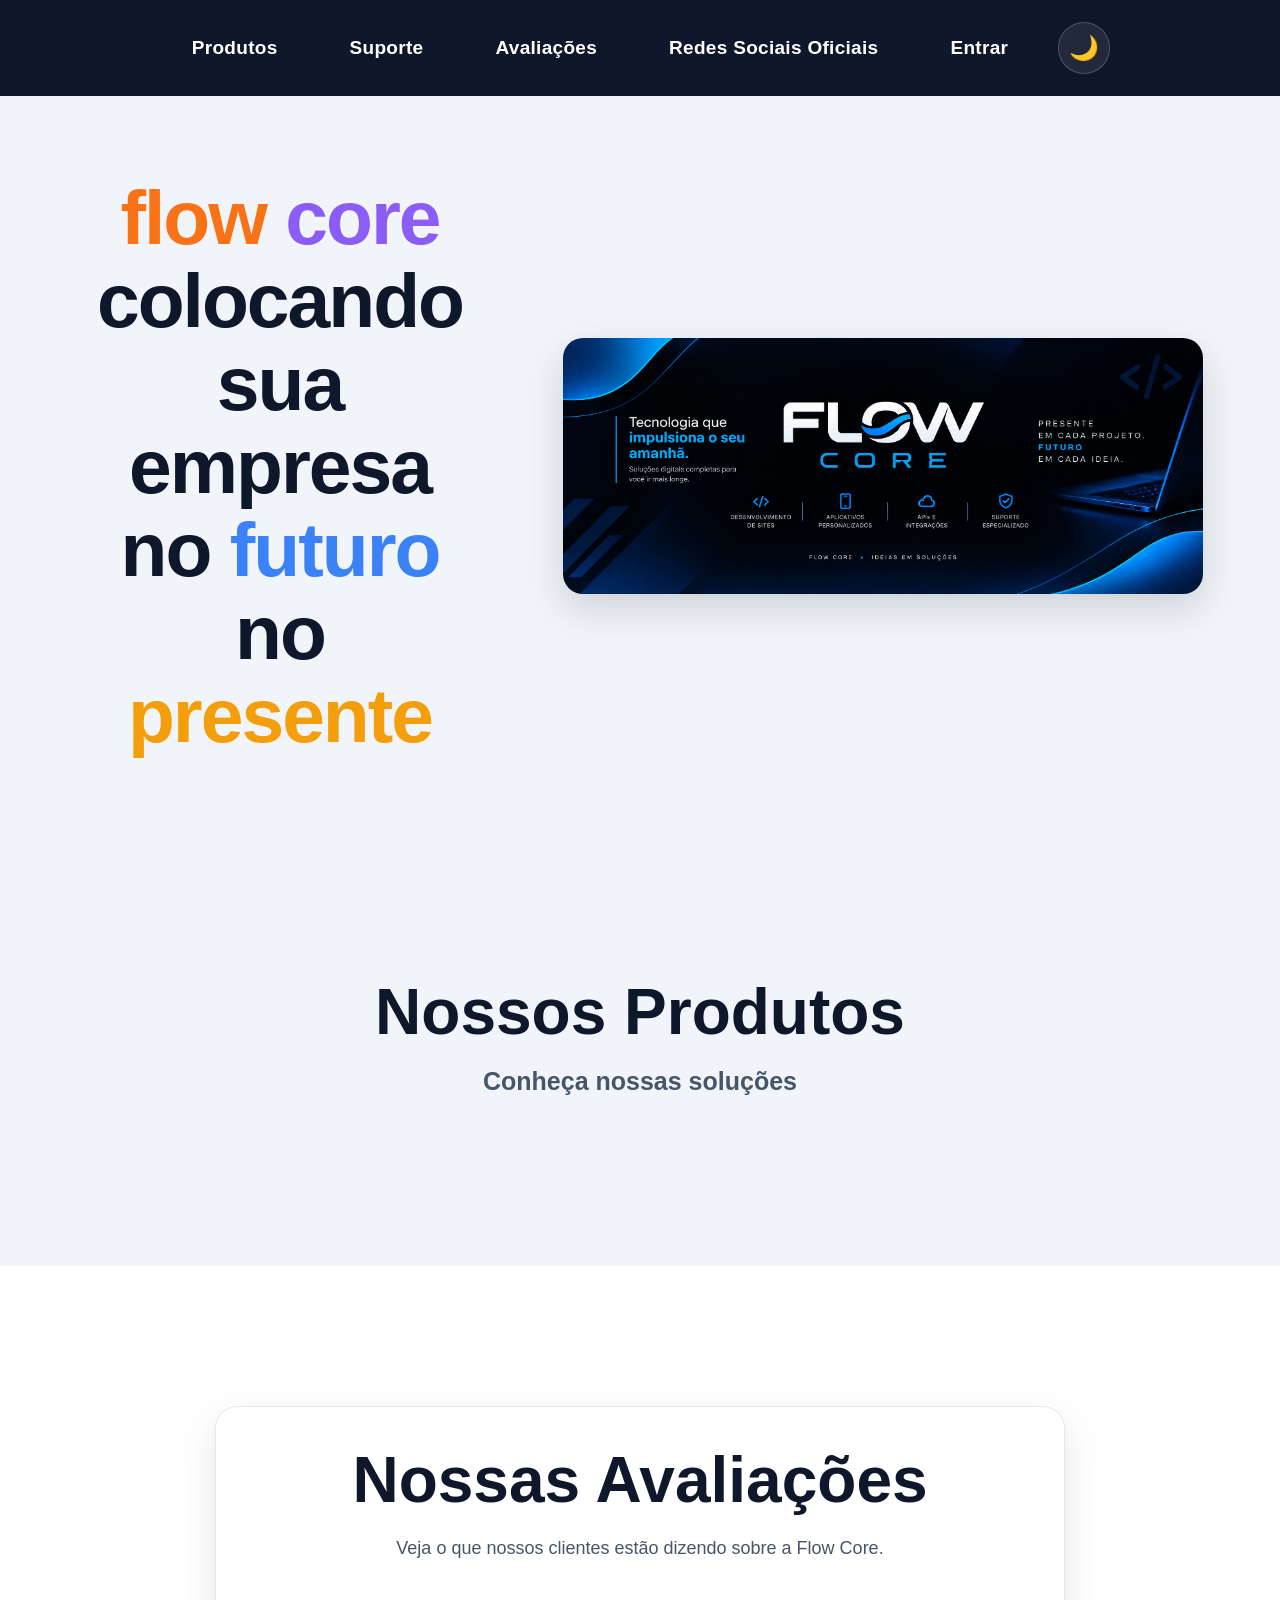
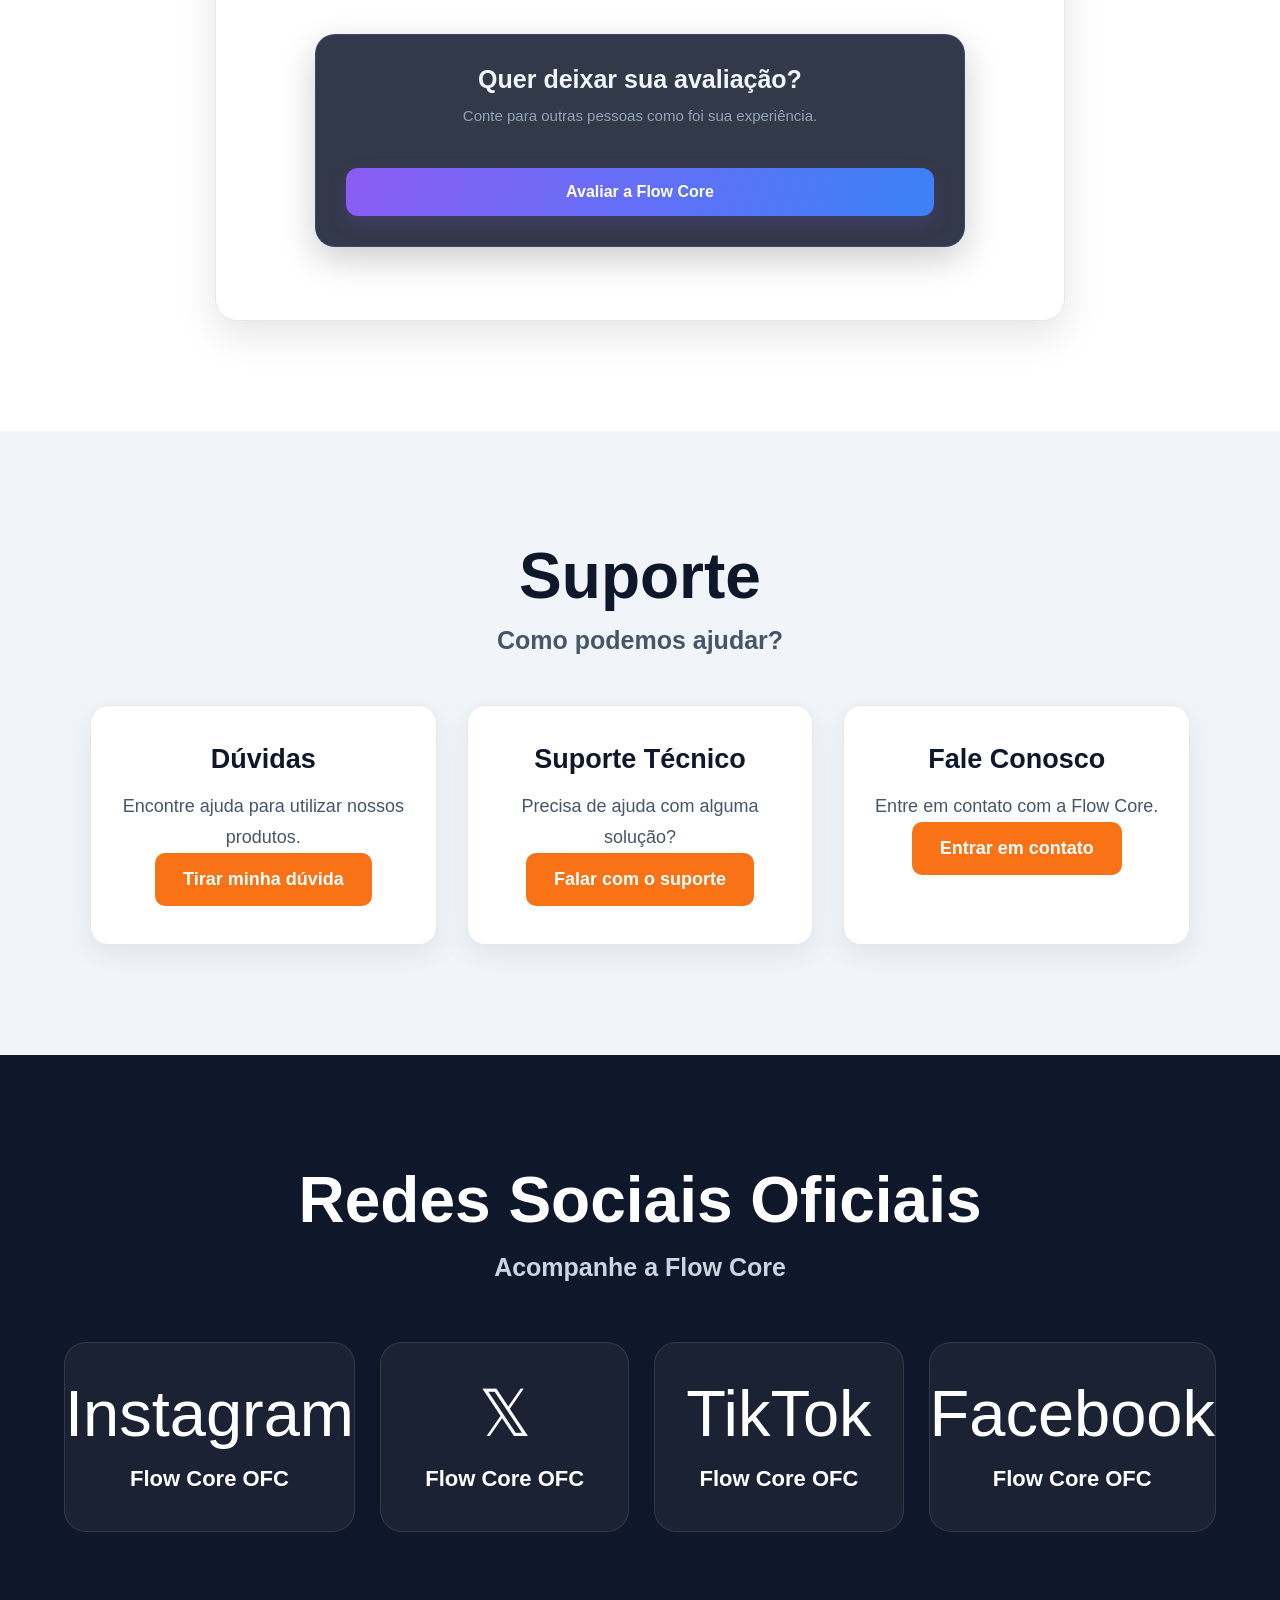
<file: index.html>
<!DOCTYPE html>
<html lang="pt-br">

<head>
    <meta charset="UTF-8">
    <meta name="viewport" content="width=device-width, initial-scale=1.0">

    <title>Flow Core web site</title>

    <link rel="stylesheet" href="front-endcss.css">

    <link rel="icon" type="image/svg+xml" href="/favicon.svg?v=2">
</head>

<body>

<header>

    <audio autoplay>
        <source src="mixkit-new-bass-01-720.mp3" type="audio/mpeg">
    </audio>

    <div class="informacao">

        <a href="#produtos">
            <h4>Produtos</h4>
        </a>

        <a href="#suporte">
            <h4>Suporte</h4>
        </a>

        <a href="#avaliacoes">
            <h4>Avaliações</h4>
        </a>

        <a href="#redes">
            <h4>Redes Sociais Oficiais</h4>
        </a>

        <a href="./front-end-login.html">
            <h4>Entrar</h4>
        </a>

        <button id="modoDark">🌙</button>

    </div>

</header>


<div class="comeco">

    <h1>
        <span class="flow">flow</span>
        <span class="core">core</span>
        <br>

        colocando sua empresa no

        <span class="futuro">futuro</span>
        no

        <span class="presente">
            <br>presente
        </span>
    </h1>

    <img
        src="ChatGPT Image 18 de set. de 2026, 18_27_16.png"
        alt="Banner flow core"
        class="foto"
    >

</div>


<!-- PRODUTOS + VÍDEO -->

<div class="produtos-area" id="produtos">

    <div class="produtos-conteudo">

        <div class="cards" id="colocar">

            <h1>Nossos Produtos</h1>

            <h2>
                Conheça nossas soluções
            </h2>

        </div>

    </div>

</div>


<!-- AVALIAÇÕES -->

<div class="avaliacao" id="avaliacoes">

    <div class="card">

        <h1>Nossas Avaliações</h1>

        <p class="subtitulo-avaliacao">
            Veja o que nossos clientes estão dizendo sobre a Flow Core.
        </p>

        <div id="listaAvaliacoes"></div>

        <div class="nova-avaliacao">

            <h2>
                Quer deixar sua avaliação?
            </h2>

            <p>
                Conte para outras pessoas como foi sua experiência.
            </p>

            <button onclick="irParaAvaliacao()">
                Avaliar a Flow Core
            </button>

        </div>

    </div>

</div>


<!-- SUPORTE -->

<div class="suporte" id="suporte">

    <h1>Suporte</h1>

    <h2>
        Como podemos ajudar?
    </h2>

    <div class="suporte-conteudo">

        <div class="suporte-card">

            <h2>Dúvidas</h2>

            <p>
                Encontre ajuda para utilizar nossos produtos.
            </p>

            <a href="https://www.instagram.com/flow.coreofc/" target="_blank">
                <button>
                    Tirar minha dúvida
                </button>
            </a>

        </div>


        <div class="suporte-card">

            <h2>Suporte Técnico</h2>

            <p>
                Precisa de ajuda com alguma solução?
            </p>

            <a href="https://www.instagram.com/flow.coreofc/" target="_blank">
                <button>
                    Falar com o suporte
                </button>
            </a>

        </div>


        <div class="suporte-card">

            <h2>Fale Conosco</h2>

            <p>
                Entre em contato com a Flow Core.
            </p>

            <a href="https://www.instagram.com/flow.coreofc/" target="_blank">
                <button>
                    Entrar em contato
                </button>
            </a>

        </div>

    </div>

</div>




<!-- REDES SOCIAIS -->

<footer class="rodape" id="redes">

    <h1>Redes Sociais Oficiais</h1>

    <h2>
        Acompanhe a Flow Core
    </h2>

    <div class="redes-sociais">

        <a href="https://www.instagram.com/flow.coreofc/" target="_blank">

            <span class="rede-icone">
                Instagram
            </span>

            <span>
                Flow Core OFC
            </span>

        </a>


        <a href="https://x.com/FlowCoreOFC/" target="_blank">

            <span class="rede-icone">
                𝕏
            </span>

            <span>
                Flow Core OFC
            </span>

        </a>


        <a href="https://www.tiktok.com/@flow.core.ofc/" target="_blank">

            <span class="rede-icone">
                TikTok
            </span>

            <span>
                Flow Core OFC
            </span>

        </a>


        <a href="https://www.facebook.com/Flow Core OFC/" target="_blank">

            <span class="rede-icone">
                Facebook
            </span>

            <span>
                Flow Core OFC
            </span>

        </a>

    </div>

</footer>


<script src="front-end.js"></script>

</body>

</html>
</file>
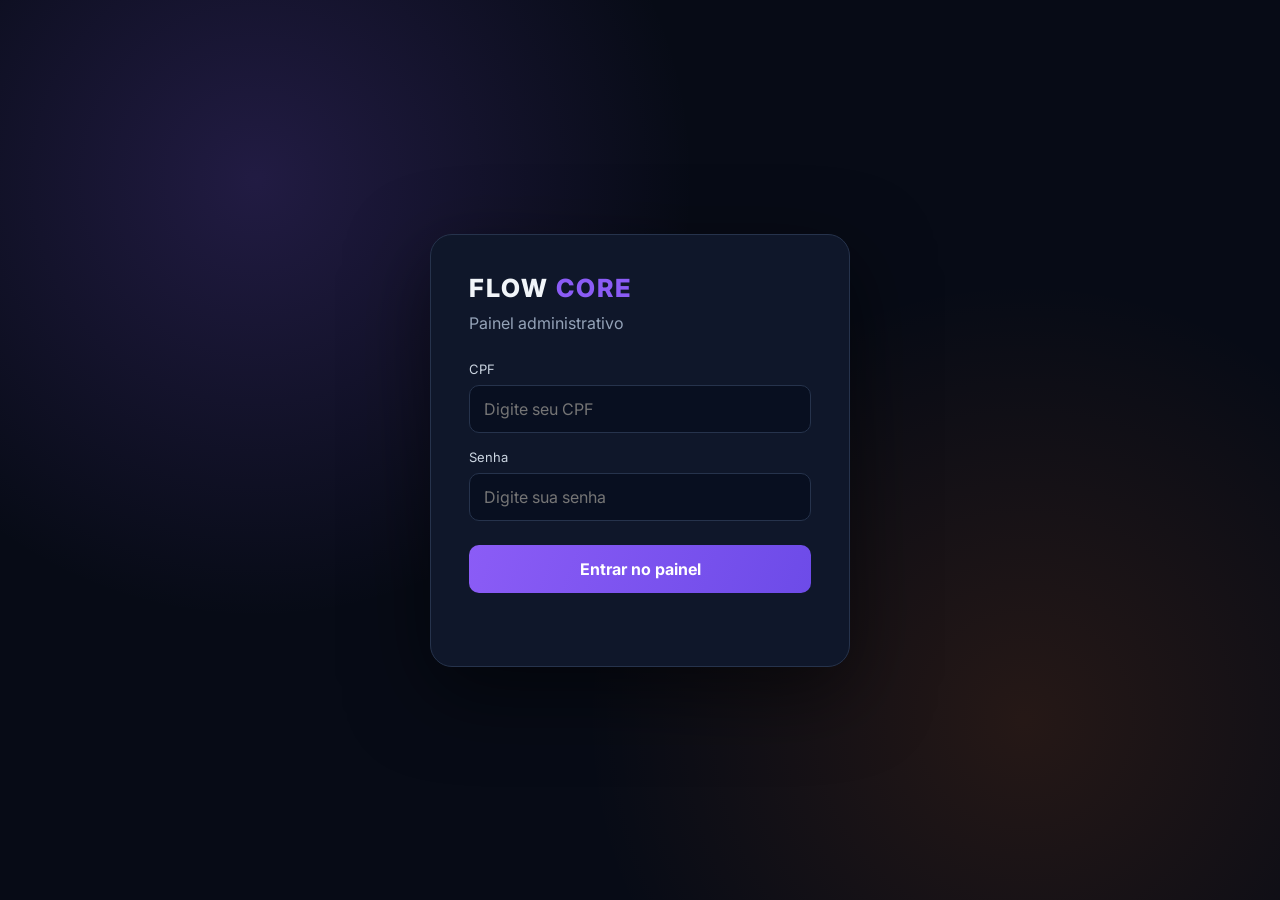
<file: AdminFlow.html>
<!DOCTYPE html>
<html lang="pt-BR">
<head>
    <meta charset="UTF-8">
    <meta name="viewport" content="width=device-width, initial-scale=1.0">
    <title>Flow Core | Administração</title>
    <link rel="icon" type="image/svg+xml" href="/favicon.svg">
    <link rel="stylesheet" href="AdminFlow.css">
</head>
<body>

    <div id="loginAdmin" class="login-overlay">
        <form id="formLoginAdmin" class="login-card">
            <div class="logo">FLOW <span>CORE</span></div>
            <p>Painel administrativo</p>

            <label for="cpfAdmin">CPF</label>
            <input id="cpfAdmin" type="text" placeholder="Digite seu CPF" required>

            <label for="senhaAdmin">Senha</label>
            <input id="senhaAdmin" type="password" placeholder="Digite sua senha" required>

            <button type="submit">Entrar no painel</button>
            <small id="erroLogin"></small>
        </form>
    </div>

    <div id="painelAdmin" class="layout" hidden>

        <aside class="sidebar">
            <div class="logo">FLOW <span>CORE</span></div>
            <p class="sidebar-label">ADMINISTRAÇÃO</p>

            <nav>
                <button class="nav-item active" data-page="dashboard">⌂ Visão geral</button>
                <button class="nav-item" data-page="clientes">♙ Clientes</button>
                <button class="nav-item" data-page="produtos">▦ Produtos</button>
                <button class="nav-item" data-page="compras">↗ Compras</button>
                <button class="nav-item" data-page="assinaturas">◷ Assinaturas</button>
                <button class="nav-item" data-page="pagamentos">$ Pagamentos</button>
                <button class="nav-item" data-page="avaliacoes">☆ Avaliações</button>
            </nav>

            <div class="sidebar-bottom">
                <span id="adminNome">Administrador</span>
                <button id="sairAdmin" class="logout">Sair da conta</button>
            </div>
        </aside>

        <main class="main">

            <header class="topbar">
                <div>
                    <span class="eyebrow">FLOW CORE / ADMIN</span>
                    <h1 id="tituloPagina">Visão geral</h1>
                </div>

                <div class="topbar-right">
                    <div class="admin-info-top">
                        <span class="admin-date" id="dataAtual">Carregando data...</span>
                        <strong id="nomeAdminTopo">Administrador</strong>
                    </div>

                    <button id="atualizarDados" class="refresh-btn">
                        ↻ Atualizar dados
                    </button>
                </div>
            </header>

            <div id="mensagem" class="mensagem"></div>

            <section class="page active" id="page-dashboard">

                <div class="welcome">
                    <div>
                        <span class="eyebrow">CENTRAL DE CONTROLE</span>
                        <h2>Bem-vindo à administração.</h2>
                        <p>Acompanhe os principais dados da Flow Core.</p>
                    </div>
                    <div class="welcome-icon">FC</div>
                </div>

                <div class="stats-grid">

                    <article class="stat-card">
                        <span>Clientes cadastrados</span>
                        <strong id="totalClientes">0</strong>
                        <small>Base de clientes</small>
                    </article>

                    <article class="stat-card">
                        <span>Produtos disponíveis</span>
                        <strong id="totalProdutos">0</strong>
                        <small>Catálogo atual</small>
                    </article>

                    <article class="stat-card">
                        <span>Compras registradas</span>
                        <strong id="totalCompras">0</strong>
                        <small>Histórico de compras</small>
                    </article>

                    <article class="stat-card">
                        <span>Assinaturas</span>
                        <strong id="totalAssinaturas">0</strong>
                        <small>Registros de assinaturas</small>
                    </article>

                </div>

                <div class="stats-grid secondary-stats">

                    <article class="stat-card highlight">
                        <span>Pagamentos aprovados</span>
                        <strong id="totalRecebido">R$ 0,00</strong>
                        <small>Soma dos pagamentos aprovados</small>
                    </article>

                    <article class="stat-card">
                        <span>Pagamentos pendentes</span>
                        <strong id="totalPendente">R$ 0,00</strong>
                        <small>Valores aguardando confirmação</small>
                    </article>

                    <article class="stat-card">
                        <span>Avaliações</span>
                        <strong id="totalAvaliacoes">0</strong>
                        <small>Opiniões cadastradas</small>
                    </article>

                </div>

                <div class="content-grid">

                    <article class="panel">
                        <div class="panel-heading">
                            <div>
                                <span class="eyebrow">FINANCEIRO</span>
                                <h3>Pagamentos por status</h3>
                            </div>
                        </div>

                        <div id="graficoStatus" class="chart-list"></div>
                    </article>

                    <article class="panel">
                        <div class="panel-heading">
                            <div>
                                <span class="eyebrow">ATIVIDADE</span>
                                <h3>Últimas compras</h3>
                            </div>
                        </div>

                        <div id="ultimasCompras" class="recent-list"></div>
                    </article>

                </div>
            </section>

            <section class="page" id="page-clientes">
                <div class="panel">
                    <div class="panel-heading">
                        <div>
                            <span class="eyebrow">BASE DE USUÁRIOS</span>
                            <h3>Clientes cadastrados</h3>
                        </div>

                        <input class="search" id="buscaClientes" placeholder="Buscar cliente...">
                    </div>

                    <div class="table-wrap">
                        <table>
                            <thead>
                                <tr>
                                    <th>ID</th>
                                    <th>Nome</th>
                                    <th>CPF</th>
                                    <th>E-mail</th>
                                </tr>
                            </thead>
                            <tbody id="tabelaClientes"></tbody>
                        </table>
                    </div>
                </div>
            </section>

            <section class="page" id="page-produtos">
                <div class="panel cadastro-produto">
    <div class="panel-heading">
        <div>
            <span class="eyebrow">NOVO CADASTRO</span>
            <h3>Cadastrar produto</h3>
        </div>
    </div>

    <form id="formCadastroProduto">

        <div class="form-grid">

            <div class="campo-produto">
                <label for="produtoNome">Nome do produto</label>
                <input id="produtoNome" type="text"
                    placeholder="Ex: Sistema de gestão" required>
            </div>

            <div class="campo-produto">
                <label for="produtoPreco">Preço avulso (R$)</label>
                <input id="produtoPreco" type="number"
                    min="0" step="0.01" placeholder="0,00">
            </div>

            <div class="campo-produto">
                <label for="produtoMensalidade">Mensalidade (R$)</label>
                <input id="produtoMensalidade" type="number"
                    min="0" step="0.01" placeholder="0,00">
            </div>

            <div class="campo-produto">
                <label for="produtoTipoVenda">Tipo de venda</label>
                <select id="produtoTipoVenda" required>
                    <option value="ambos">Avulso e mensal</option>
                    <option value="avulso">Somente avulso</option>
                    <option value="mensal">Somente mensal</option>
                </select>
            </div>

            <div class="campo-produto">
                <label for="produtoValidade">Validade</label>
                <input id="produtoValidade" type="text"
                    placeholder="Ex: 30 dias">
            </div>

            <div class="campo-produto">
                <label for="produtoVideo">Link do vídeo demonstrativo</label>
                <input id="produtoVideo" type="url"
                    placeholder="https://...">
            </div>

            <div class="campo-produto campo-completo">
                <label for="produtoDescricao">Descrição</label>
                <textarea id="produtoDescricao"
                    placeholder="Descreva o produto..." required></textarea>
            </div>

            <div class="campo-produto campo-completo">
                <label for="produtoIncluso">O que está incluso?</label>
                <textarea id="produtoIncluso"
                    placeholder="Informe o que o cliente receberá..."></textarea>
            </div>

        </div>

        <button type="submit" id="btnCadastrarProduto">
            + Cadastrar produto
        </button>

        <p id="erroCadastroProduto"></p>

    </form>
</div>
                <div class="panel">
                    <div class="panel-heading">
                        <div>
                            <span class="eyebrow">CATÁLOGO</span>
                            <h3>Produtos da Flow Core</h3>
                        </div>

                        <input class="search" id="buscaProdutos" placeholder="Buscar produto...">
                    </div>

                    <div class="table-wrap">
                        <table>
                            <thead>
                                <tr>
                                    <th>ID</th>
                                    <th>Produto</th>
                                    <th>Preço</th>
                                    <th>Mensalidade</th>
                                    <th>Tipo</th>
                                    <th>Ação</th>
                                </tr>
                            </thead>
                            <tbody id="tabelaProdutos"></tbody>
                        </table>
                    </div>
                </div>
            </section>

            <section class="page" id="page-compras">
                <div class="panel">
                    <div class="panel-heading">
                        <div>
                            <span class="eyebrow">HISTÓRICO COMERCIAL</span>
                            <h3>Compras registradas</h3>
                        </div>

                        <input class="search" id="buscaCompras" placeholder="Buscar compra...">
                    </div>

                    <div class="table-wrap">
                        <table>
                            <thead>
                                <tr>
                                    <th>ID</th>
                                    <th>Cliente</th>
                                    <th>Produto</th>
                                    <th>Valor</th>
                                    <th>Tipo</th>
                                    <th>Status</th>
                                    <th>Data</th>
                                </tr>
                            </thead>
                            <tbody id="tabelaCompras"></tbody>
                        </table>
                    </div>
                </div>
            </section>

            <section class="page" id="page-assinaturas">
                <div class="panel">
                    <div class="panel-heading">
                        <div>
                            <span class="eyebrow">RECEITA RECORRENTE</span>
                            <h3>Assinaturas</h3>
                        </div>

                        <input class="search" id="buscaAssinaturas" placeholder="Buscar assinatura...">
                    </div>

                    <div class="table-wrap">
                        <table>
                            <thead>
                                <tr>
                                    <th>ID</th>
                                    <th>Cliente</th>
                                    <th>Produto</th>
                                    <th>Valor mensal</th>
                                    <th>Status</th>
                                    <th>Início</th>
                                    <th>Próxima cobrança</th>
                                </tr>
                            </thead>
                            <tbody id="tabelaAssinaturas"></tbody>
                        </table>
                    </div>
                </div>
            </section>

            <section class="page" id="page-pagamentos">
                <div class="panel">
                    <div class="panel-heading">
                        <div>
                            <span class="eyebrow">CONTROLE FINANCEIRO</span>
                            <h3>Histórico de pagamentos</h3>
                        </div>

                        <input class="search" id="buscaPagamentos" placeholder="Buscar pagamento...">
                    </div>

                    <div class="table-wrap">
                        <table>
                            <thead>
                                <tr>
                                    <th>ID</th>
                                    <th>Cliente</th>
                                    <th>Valor</th>
                                    <th>Método</th>
                                    <th>Tipo</th>
                                    <th>Status</th>
                                    <th>Data</th>
                                </tr>
                            </thead>
                            <tbody id="tabelaPagamentos"></tbody>
                        </table>
                    </div>
                </div>
            </section>

            <section class="page" id="page-avaliacoes">
                <div class="panel">
                    <div class="panel-heading">
                        <div>
                            <span class="eyebrow">FEEDBACK</span>
                            <h3>Avaliações dos clientes</h3>
                        </div>

                        <input class="search" id="buscaAvaliacoes" placeholder="Buscar avaliação...">
                    </div>

                    <div id="listaAvaliacoes" class="reviews-list"></div>
                </div>
            </section>

            <footer>Flow Core · Painel administrativo</footer>

        </main>
    </div>

    <script src="AdminFlow.js"></script>
</body>
</html>
</file>
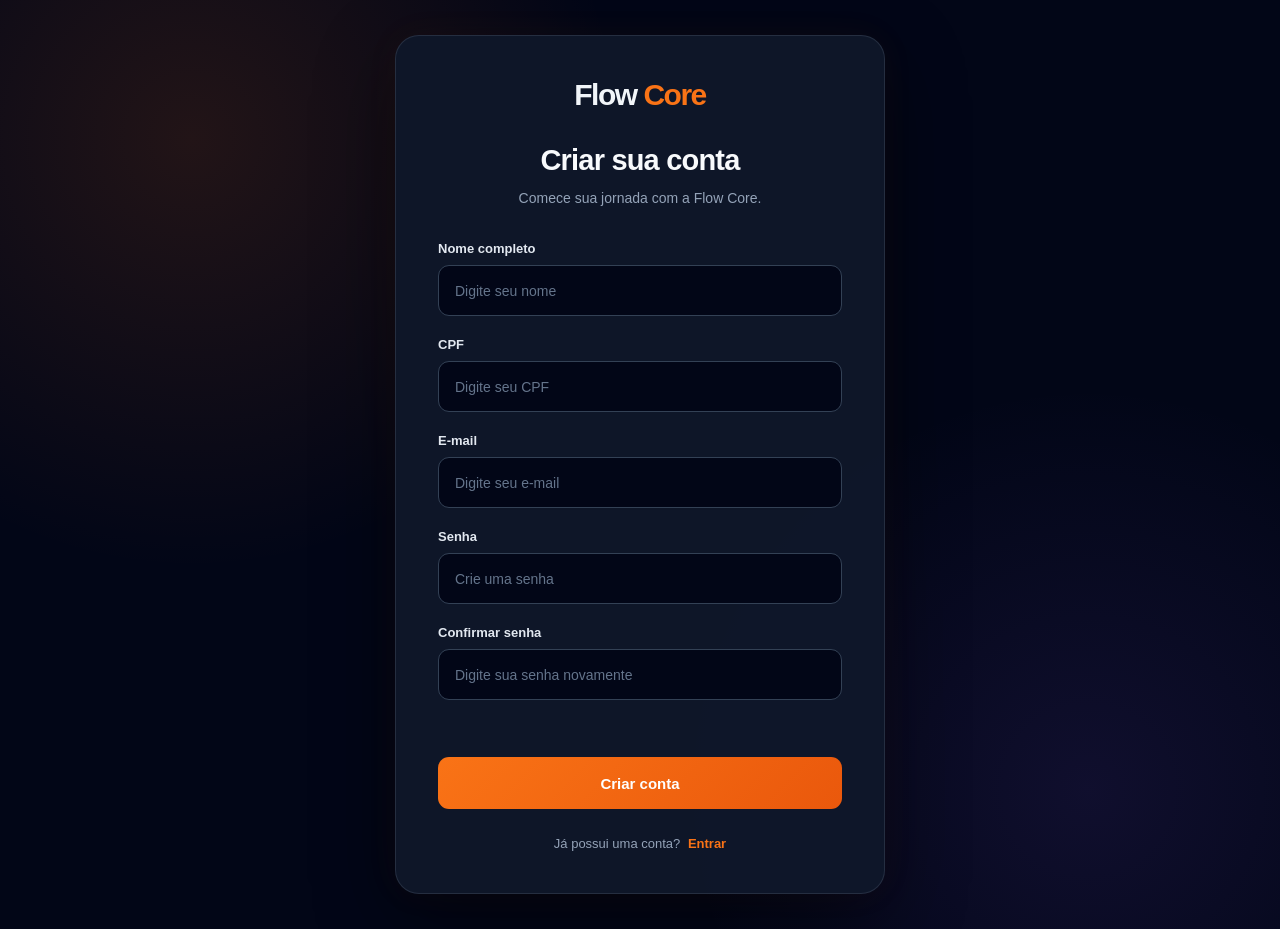
<file: front-end-cadastro.html>
<!DOCTYPE html>
<html lang="pt-BR">

<head>
    <meta charset="UTF-8">
    <meta name="viewport" content="width=device-width, initial-scale=1.0">

    <title>Criar conta - Flow Core</title>

    <link rel="stylesheet" href="./front-endcss.css">

    <link rel="icon" type="image/svg+xml" href="/favicon.svg?v=2">
</head>

<body>

    <div class="cadastro-container">

        <div class="card-cadastro">

            <div class="logo">Flow <span>Core</span></div>

            <h1>Criar sua conta</h1>
            <p class="subtitulo">Comece sua jornada com a Flow Core.</p>

            <form id="formCadastro">

                <div class="campo">
                    <label for="nome">Nome completo</label>
                    <input type="text" id="nome"
                        placeholder="Digite seu nome" required>
                </div>

                <div class="campo">
                    <label for="cpf">CPF</label>
                    <input type="text" id="cpf"
                        placeholder="Digite seu CPF"
                        maxlength="14" required>
                </div>

                <div class="campo">
                    <label for="email">E-mail</label>
                    <input type="email" id="email"
                        placeholder="Digite seu e-mail" required>
                </div>

                <div class="campo">
                    <label for="senha">Senha</label>
                    <input type="password" id="senha"
                        placeholder="Crie uma senha"
                        minlength="8" required>
                </div>

                <div class="campo">
                    <label for="confirmarSenha">Confirmar senha</label>
                    <input type="password" id="confirmarSenha"
                        placeholder="Digite sua senha novamente"
                        required>
                </div>

                <p id="mensagem"></p>

                <button type="submit" id="botaoCadastrar">
                    Criar conta
                </button>

            </form>

            <p class="login-link">
                Já possui uma conta?
                <a href="./front-end-login.html">Entrar</a>
            </p>

        </div>

    </div>

    <script src="front-end-cadastro.js"></script>

</body>
</html>
</file>
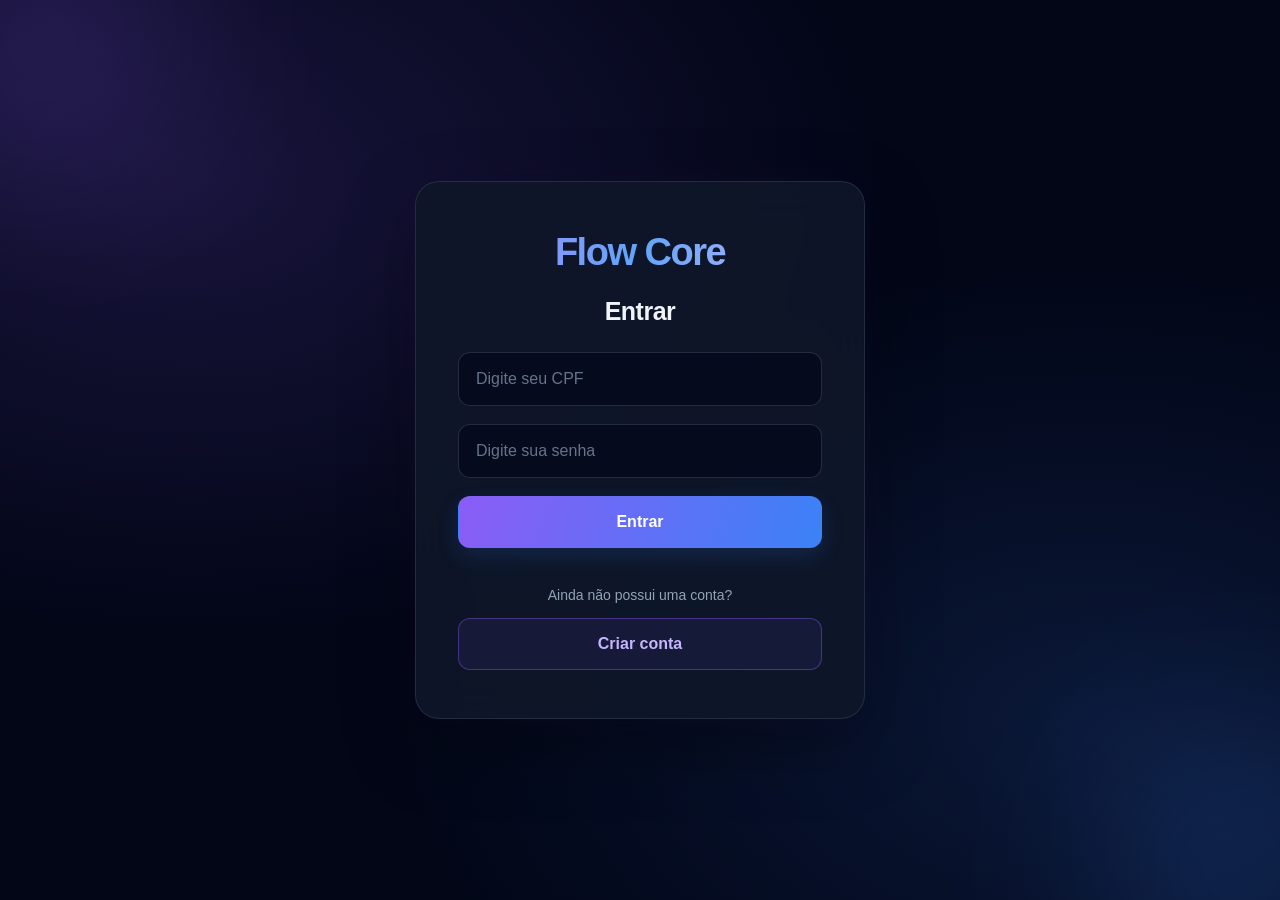
<file: front-end-login.html>
<!DOCTYPE html>
<html lang="pt-BR">

<head>

    <meta charset="UTF-8">

    <meta name="viewport" content="width=device-width, initial-scale=1.0">

    <title>Login - Flow Core</title>

    <link rel="stylesheet" href="front-end-login.css">

    <link rel="icon" type="image/svg+xml" href="/favicon.svg?v=2">

</head>

<body>

    <!-- CARD DE ERRO -->
    <div id="cardErro" class="card-erro" role="alert" aria-live="assertive">

        <button
            type="button"
            class="fechar-erro"
            onclick="fecharErro()"
            aria-label="Fechar mensagem"
        >×</button>

        <div class="icone-erro">!</div>

        <div class="conteudo-erro">

            <h3>Não foi possível entrar</h3>

            <p id="textoErro">CPF ou senha inválidos.</p>

        </div>

    </div>

    <div class="login">

        <div class="card-login">

            <h1>Flow Core</h1>

            <h2>Entrar</h2>

            <input
                type="text"
                id="cpf"
                placeholder="Digite seu CPF"
            >

            <input
                type="password"
                id="senha"
                placeholder="Digite sua senha"
            >

            <button onclick="login()">
                Entrar
            </button>

            <p id="mensagem"></p>

            <p>
                Ainda não possui uma conta?
            </p>

            <button type="button" onclick="irParaCadastro()">
                Criar conta
            </button>
        </div>

    </div>

    <script src="front-end-login.js"></script>

</body>

</html>
</file>
<file: front-endcss.css>
* {
    margin: 0;
    padding: 0;
    box-sizing: border-box;
}

html {
    scroll-behavior: smooth;
}

body {
    width: 100%;
    min-height: 100vh;

    font-family: Arial, Helvetica, sans-serif;

    background: #F1F5F9;
    color: #0F172A;

    overflow-x: hidden;

    transition:
        background 0.3s ease,
        color 0.3s ease;
}


/* =========================
   MODO DARK
========================= */

body.dark {
    background: #020617;
    color: #F8FAFC;
}

body.dark .cards,
body.dark .demos,
body.dark .avaliacao,
body.dark .suporte-card,
body.dark .card {
    background: #0F172A;
    border-color: #334155;
}

body.dark .cards > h1,
body.dark .demos h1,
body.dark .avaliacao h1,
body.dark .suporte > h1,
body.dark .card h1,
body.dark .card h2,
body.dark .card h3,
body.dark .suporte-card h2 {
    color: #F8FAFC;
}

body.dark .cards > h2,
body.dark .demos h2,
body.dark .subtitulo-avaliacao,
body.dark .nova-avaliacao p,
body.dark .suporte > h2,
body.dark .suporte-card p {
    color: #CBD5E1;
}

body.dark .produtos-area,
body.dark .suporte {
    background: #020617;
}


/* =========================
   ANIMAÇÕES
========================= */

@keyframes aparecer {

    from {
        opacity: 0;
        transform: translateY(25px);
    }

    to {
        opacity: 1;
        transform: translateY(0);
    }
}

@keyframes deslizar {

    from {
        opacity: 0;
        transform: translateX(-30px);
    }

    to {
        opacity: 1;
        transform: translateX(0);
    }
}

@keyframes brilho {

    0% {
        box-shadow: 0 0 0 rgba(249, 115, 22, 0);
    }

    50% {
        box-shadow: 0 0 30px rgba(249, 115, 22, 0.2);
    }

    100% {
        box-shadow: 0 0 0 rgba(249, 115, 22, 0);
    }
}


/* =========================
   HEADER
========================= */

header {
    width: 100%;

    display: flex;
    justify-content: center;
    align-items: center;

    padding: 22px 5%;

    background: #0F172A;
}

.informacao {
    display: flex;

    justify-content: center;
    align-items: center;

    gap: 28px;

    width: 100%;
}

.informacao a {
    color: white;

    text-decoration: none;

    padding: 14px 22px;

    border-radius: 10px;

    transition: 0.3s;
}

.informacao a:hover {
    background: rgba(249, 115, 22, 0.15);

    color: #F97316;

    transform: translateY(-3px);
}

.informacao h4 {
    font-size: 19px;

    font-weight: 800;

    letter-spacing: 0.3px;
}


/* =========================
   BOTÃO DARK
========================= */

#modoDark {
    width: 52px;
    height: 52px;

    padding: 0;

    display: flex;
    justify-content: center;
    align-items: center;

    border-radius: 50%;

    border: 1px solid rgba(255, 255, 255, 0.2);

    background: rgba(255, 255, 255, 0.08);

    color: white;

    font-size: 24px;

    cursor: pointer;

    transition:
        transform 0.3s ease,
        background 0.3s ease;
}

#modoDark:hover {
    transform: rotate(15deg) scale(1.08);

    background: rgba(249, 115, 22, 0.2);
}


/* =========================
   COMEÇO
========================= */

.comeco {
    width: 100%;

    min-height: 700px;

    padding: 80px 6%;

    display: flex;

    align-items: center;
    justify-content: center;

    gap: 80px;

    text-align: center;

    animation: aparecer 0.8s ease;
}

.comeco h1 {
    font-size: clamp(60px, 6vw, 95px);

    line-height: 1.08;

    font-weight: 900;

    letter-spacing: -2px;
}

.flow {
    color: #F97316;
}

.core {
    color: #8B5CF6;
}

.futuro {
    color: #3B82F6;

    font-weight: 900;
}

.presente {
    color: #F59E0B;

    font-weight: 900;
}


/* =========================
   IMAGEM
========================= */

.foto {
    width: min(650px, 50vw);

    height: auto;

    border-radius: 20px;

    display: block;

    box-shadow:
        0 15px 40px rgba(0, 0, 0, 0.15);

    transition:
        transform 0.3s ease,
        box-shadow 0.3s ease;
}

.foto:hover {
    transform: scale(1.02);

    box-shadow:
        0 20px 50px rgba(0, 0, 0, 0.20);
}


/* =========================
   ÁREA DOS PRODUTOS
========================= */

.produtos-area {
    width: 100%;

    padding: 110px 5%;

    background: #F1F5F9;

    transition:
        background 0.3s ease;
}

.produtos-conteudo {
    width: 100%;

    max-width: 1500px;

    margin: 0 auto;

    display: grid;

    grid-template-columns: 1.2fr 1fr;

    align-items: center;

    gap: 60px;
}


/* =========================
   PRODUTOS
========================= */

.cards {
    width: 100%;

    padding: 30px;

    display: flex;

    flex-wrap: wrap;

    justify-content: center;

    align-items: center;

    gap: 30px;

    text-align: center;
}

.cards > h1 {
    width: 100%;

    font-size: clamp(45px, 5vw, 70px);

    font-weight: 900;

    line-height: 1.1;

    color: #0F172A;
}

.cards > h2 {
    width: 100%;

    color: #475569;

    font-size: 25px;

    font-weight: 600;

    margin-top: -10px;

    margin-bottom: 30px;
}


/* =========================
   CARDS DOS PRODUTOS
========================= */

.card {
    width: 390px;

    min-height: 320px;

    padding: 38px;

    display: flex;

    flex-direction: column;

    justify-content: center;
    align-items: center;

    border-radius: 22px;

    background: #FFFFFF;

    border: 1px solid #E5E7EB;

    box-shadow:
        0 15px 40px rgba(0, 0, 0, 0.10);

    transition:
        transform 0.3s ease,
        box-shadow 0.3s ease,
        background 0.3s ease,
        border 0.3s ease;
}

.card:hover {
    transform: translateY(-8px);

    box-shadow:
        0 22px 50px rgba(0, 0, 0, 0.16);
}

.card h1,
.card h2,
.card h3 {
    color: #0F172A;

    margin-bottom: 15px;
}

.card p {
    color: #475569;

    font-size: 18px;

    line-height: 1.7;
}


/* =========================
   VÍDEO
========================= */

.demos {
    width: 100%;

    padding: 30px;

    display: flex;

    flex-direction: column;

    align-items: center;
    justify-content: center;

    text-align: center;

    background: #FFFFFF;

    border: 1px solid #E5E7EB;

    border-radius: 22px;

    box-shadow:
        0 15px 40px rgba(0, 0, 0, 0.08);

    transition:
        background 0.3s ease,
        border 0.3s ease;
}

.demos h1 {
    font-size: clamp(35px, 4vw, 55px);

    font-weight: 900;

    line-height: 1.1;

    margin-bottom: 18px;

    color: #0F172A;
}

.demos h2 {
    color: #475569;

    font-size: 21px;

    font-weight: 600;

    margin-bottom: 35px;
}

.video-container {
    width: 100%;

    display: flex;

    justify-content: center;
    align-items: center;
}

.video-demo {
    width: 100%;

    max-width: 650px;

    height: auto;

    display: block;

    border-radius: 18px;

    background: #020617;

    box-shadow:
        0 15px 35px rgba(0, 0, 0, 0.20);
}


/* =========================
   AVALIAÇÕES
========================= */

.avaliacao {
    width: 100%;

    padding: 110px 5%;

    display: flex;

    flex-direction: column;

    align-items: center;
    justify-content: center;

    text-align: center;

    background: white;
}

.avaliacao > .card {
    width: min(850px, 95vw);

    margin: 30px auto 0;

    text-align: center;
}

.avaliacao h1 {
    font-size: clamp(45px, 5vw, 70px);

    font-weight: 900;

    line-height: 1.1;

    margin-bottom: 18px;

    color: #0F172A;
}

.subtitulo-avaliacao {
    color: #475569;

    font-size: 20px;

    font-weight: 500;

    line-height: 1.6;

    margin-bottom: 35px;
}

#listaAvaliacoes {
    width: 100%;

    display: flex;

    flex-direction: column;

    align-items: center;

    gap: 20px;
}

.nova-avaliacao {
    margin-top: 30px;

    padding-top: 30px;

    border-top: 1px solid #E5E7EB;
}

.nova-avaliacao h2 {
    margin-bottom: 12px;

    font-size: 27px;

    font-weight: 800;
}

.nova-avaliacao p {
    color: #475569;

    font-size: 18px;

    line-height: 1.6;

    margin-bottom: 22px;
}


/* =========================
   BOTÃO
========================= */

button {
    padding: 16px 28px;

    border: none;

    border-radius: 10px;

    background: #F97316;

    color: white;

    font-size: 18px;

    font-weight: 800;

    cursor: pointer;

    transition: 0.3s;
}

button:hover {
    transform: translateY(-3px);

    background: #EA580C;
}


/* =========================
   SUPORTE
========================= */

.suporte {
    width: 100%;

    padding: 110px 5%;

    text-align: center;
}

.suporte > h1 {
    font-size: clamp(45px, 5vw, 70px);

    font-weight: 900;

    line-height: 1.1;

    margin-bottom: 15px;

    color: #0F172A;
}

.suporte > h2 {
    color: #475569;

    font-size: 25px;

    font-weight: 600;

    margin-bottom: 50px;
}

.suporte-conteudo {
    width: 100%;

    max-width: 1100px;

    margin: auto;

    display: flex;

    justify-content: center;

    align-items: stretch;

    gap: 30px;
}

.suporte-card {
    flex: 1;

    padding: 38px 28px;

    background: white;

    border-radius: 18px;

    border: 1px solid #E5E7EB;

    box-shadow:
        0 10px 30px rgba(0, 0, 0, 0.07);

    transition: 0.3s;
}

.suporte-card:hover {
    transform: translateY(-6px);
}

.suporte-card h2 {
    margin-bottom: 16px;

    font-size: 27px;

    font-weight: 800;
}

.suporte-card p {
    color: #475569;

    font-size: 18px;

    line-height: 1.7;
}


/* =========================
   RODAPÉ
========================= */

.rodape {
    width: 100%;

    padding: 110px 5% 70px;

    background: #0F172A;

    color: white;

    text-align: center;
}

.rodape h1 {
    font-size: clamp(48px, 5vw, 75px);

    font-weight: 900;

    line-height: 1.1;

    margin-bottom: 18px;
}

.rodape h2 {
    color: #CBD5E1;

    font-size: 25px;

    font-weight: 600;

    margin-bottom: 60px;
}


/* =========================
   REDES SOCIAIS
========================= */

.redes-sociais {
    width: 100%;

    max-width: 1200px;

    margin: 0 auto;

    display: grid;

    grid-template-columns: repeat(4, 1fr);

    gap: 25px;
}

.redes-sociais a {
    min-height: 190px;

    display: flex;

    flex-direction: column;

    align-items: center;
    justify-content: center;

    gap: 20px;

    text-decoration: none;

    color: white;

    background: rgba(255, 255, 255, 0.05);

    border: 1px solid rgba(255, 255, 255, 0.1);

    border-radius: 22px;

    transition:
        transform 0.3s ease,
        background 0.3s ease,
        border 0.3s ease;
}

.redes-sociais a:hover {
    transform: translateY(-8px);

    background: rgba(249, 115, 22, 0.12);

    border-color: #F97316;
}

.rede-icone {
    font-size: 65px;

    line-height: 1;
}

.redes-sociais a > span:last-child {
    font-size: 22px;

    font-weight: 800;
}


/* =========================
   NOTEBOOK
========================= */

@media (max-width: 1100px) {

    .informacao {
        gap: 15px;
    }

    .informacao h4 {
        font-size: 17px;
    }

    .comeco {
        gap: 40px;
    }

    .foto {
        width: min(600px, 50vw);
    }

    .produtos-conteudo {
        grid-template-columns: 1fr;

        gap: 50px;
    }

    .redes-sociais {
        grid-template-columns: repeat(2, 1fr);
    }
}


/* =========================
   TABLET
========================= */

@media (max-width: 900px) {

    .informacao {
        flex-wrap: wrap;
    }

    .comeco {
        flex-direction: column;

        padding: 80px 5%;
    }

    .comeco h1 {
        font-size: 70px;
    }

    .foto {
        width: min(700px, 90vw);
    }

    .card {
        width: min(500px, 90vw);
    }

    .suporte-conteudo {
        flex-direction: column;
    }
}


/* =========================
   CELULAR
========================= */

@media (max-width: 600px) {

    .informacao {
        flex-wrap: wrap;

        gap: 5px;
    }

    .informacao a {
        padding: 10px 8px;
    }

    .informacao h4 {
        font-size: 14px;
    }

    .comeco {
        padding: 70px 5%;
    }

    .comeco h1 {
        font-size: 52px;

        letter-spacing: -1px;
    }

    .foto {
        width: 95vw;
    }

    .produtos-area {
        padding: 80px 5%;
    }

    .cards {
        padding: 10px 0;
    }

    .cards > h1 {
        font-size: 43px;
    }

    .cards > h2 {
        font-size: 20px;
    }

    .card {
        width: 95vw;

        min-height: 280px;

        padding: 28px;
    }

    .demos {
        padding: 25px 18px;
    }

    .demos h1 {
        font-size: 35px;
    }

    .demos h2 {
        font-size: 18px;
    }

    .video-demo {
        width: 100%;
    }

    .demos,
    .cards,
    .avaliacao,
    .suporte {
        padding-top: 80px;
        padding-bottom: 80px;
    }

    .avaliacao h1,
    .suporte > h1 {
        font-size: 43px;
    }

    .subtitulo-avaliacao {
        font-size: 17px;
    }

    .redes-sociais {
        grid-template-columns: 1fr;
    }

    .redes-sociais a {
        min-height: 175px;
    }

    #modoDark {
        width: 46px;
        height: 46px;

        font-size: 21px;
    }
}

.produtos-conteudo {
    width: 100%;
    max-width: 1500px;
    margin: 0 auto;

    display: grid;
    grid-template-columns: 1fr;

    align-items: center;
    gap: 60px;
}


/* ========================================
   FLOW CORE - PÁGINA DE CADASTRO
======================================== */

body:has(.cadastro-container) {
    min-height: 100vh;
    margin: 0;
    padding: 35px 18px;
    display: flex;
    align-items: center;
    justify-content: center;

    background:
        radial-gradient(circle at 15% 15%, rgba(249, 115, 22, 0.13), transparent 32%),
        radial-gradient(circle at 85% 85%, rgba(139, 92, 246, 0.10), transparent 30%),
        #020617;

    color: #F1F5F9;
    font-family: Arial, Helvetica, sans-serif;
}

.cadastro-container {
    width: 100%;
    max-width: 490px;
    margin: auto;
}

.card-cadastro {
    width: 100%;
    padding: 42px;
    box-sizing: border-box;

    background: rgba(15, 23, 42, 0.96);
    border: 1px solid rgba(148, 163, 184, 0.17);
    border-radius: 24px;

    box-shadow:
        0 25px 80px rgba(0, 0, 0, 0.45),
        0 0 35px rgba(249, 115, 22, 0.05);

    animation: entradaCadastro 0.5s ease;
}

@keyframes entradaCadastro {
    from {
        opacity: 0;
        transform: translateY(18px);
    }

    to {
        opacity: 1;
        transform: translateY(0);
    }
}

.card-cadastro .logo {
    text-align: center;
    font-size: 30px;
    font-weight: 900;
    letter-spacing: -1.5px;
    margin-bottom: 32px;
    color: #F1F5F9;
}

.card-cadastro .logo span {
    color: #F97316;
}

.card-cadastro h1 {
    text-align: center;
    font-size: 29px;
    font-weight: 800;
    letter-spacing: -0.8px;
    margin: 0 0 10px;
    color: #F8FAFC;
}

.card-cadastro .subtitulo {
    text-align: center;
    color: #94A3B8;
    font-size: 14px;
    line-height: 1.6;
    margin-bottom: 32px;
}

.card-cadastro .campo {
    margin-bottom: 21px;
}

.card-cadastro .campo label {
    display: block;
    color: #E2E8F0;
    font-size: 13px;
    font-weight: 700;
    margin-bottom: 9px;
}

.card-cadastro .campo input {
    width: 100%;
    height: 51px;
    padding: 0 16px;
    box-sizing: border-box;

    background: #020617;
    border: 1px solid #334155;
    border-radius: 11px;

    color: #F8FAFC;
    font-size: 14px;

    outline: none;
    transition: border 0.25s, box-shadow 0.25s, background 0.25s;
}

.card-cadastro .campo input::placeholder {
    color: #64748B;
}

.card-cadastro .campo input:hover {
    border-color: #64748B;
}

.card-cadastro .campo input:focus {
    border-color: #F97316;
    background: #0B1223;

    box-shadow: 0 0 0 4px rgba(249, 115, 22, 0.12);
}

.card-cadastro #mensagem {
    min-height: 20px;
    margin: 12px 0 16px;

    text-align: center;
    font-size: 13px;
    line-height: 1.5;
    color: #F87171;
}

.card-cadastro #mensagem.sucesso {
    color: #4ADE80;
}

.card-cadastro #botaoCadastrar {
    width: 100%;
    min-height: 52px;

    border: none;
    border-radius: 11px;

    background: linear-gradient(135deg, #F97316, #EA580C);
    color: #FFFFFF;

    font-size: 15px;
    font-weight: 800;

    cursor: pointer;
    transition: 0.25s;
}

.card-cadastro #botaoCadastrar:hover {
    transform: translateY(-2px);
    box-shadow: 0 9px 25px rgba(249, 115, 22, 0.24);
    filter: brightness(1.08);
}

.card-cadastro #botaoCadastrar:active {
    transform: scale(0.98);
}

.card-cadastro #botaoCadastrar:disabled {
    opacity: 0.65;
    cursor: not-allowed;
    transform: none;
    box-shadow: none;
}

.card-cadastro .login-link {
    text-align: center;
    color: #94A3B8;
    font-size: 13px;
    margin: 27px 0 0;
}

.card-cadastro .login-link a {
    color: #F97316;
    font-weight: 800;
    text-decoration: none;
    margin-left: 4px;
}

.card-cadastro .login-link a:hover {
    color: #FDBA74;
    text-decoration: underline;
}

/* TABLETS */

@media (max-width: 768px) {
    body:has(.cadastro-container) {
        padding: 25px 18px;
    }

    .card-cadastro {
        padding: 35px;
    }
}

/* CELULARES */

@media (max-width: 480px) {
    body:has(.cadastro-container) {
        padding: 18px 13px;
        align-items: center;
    }

    .card-cadastro {
        padding: 29px 22px;
        border-radius: 19px;
    }

    .card-cadastro .logo {
        font-size: 27px;
        margin-bottom: 25px;
    }

    .card-cadastro h1 {
        font-size: 25px;
    }

    .card-cadastro .subtitulo {
        font-size: 13px;
        margin-bottom: 26px;
    }

    .card-cadastro .campo input {
        height: 49px;
        font-size: 14px;
    }
}

/* CELULARES PEQUENOS */

@media (max-width: 350px) {
    .card-cadastro {
        padding: 24px 17px;
    }

    .card-cadastro h1 {
        font-size: 22px;
    }

    .card-cadastro .campo label {
        font-size: 12px;
    }
}


/* =====================================
   FORMULÁRIO DE AVALIAÇÃO - FLOW CORE
===================================== */

/* Área do formulário */
.nova-avaliacao {
    width: 100%;
    max-width: 650px;
    margin: 35px auto;
    padding: 30px;
    border-radius: 20px;

    background: rgba(15, 23, 42, 0.85);
    border: 1px solid rgba(139, 92, 246, 0.25);

    box-shadow: 0 12px 35px rgba(0, 0, 0, 0.2);
}

/* Textos */
.nova-avaliacao h2 {
    color: #F1F5F9;
    font-size: 25px;
    margin-bottom: 10px;
}

.nova-avaliacao p {
    color: #94A3B8;
    font-size: 15px;
    margin-bottom: 25px;
}

/* Campos de texto */
.nova-avaliacao input,
.nova-avaliacao textarea {
    width: 100%;
    padding: 15px 17px;
    margin: 10px 0;

    color: #F1F5F9;
    font-size: 16px;
    font-family: inherit;

    background: #020617;
    border: 1px solid #334155;
    border-radius: 12px;

    outline: none;
    transition: 0.25s ease;
}

.nova-avaliacao input:focus,
.nova-avaliacao textarea:focus {
    border-color: #8B5CF6;
    box-shadow: 0 0 0 3px rgba(139, 92, 246, 0.15);
}

.nova-avaliacao textarea {
    min-height: 140px;
    resize: vertical;
    line-height: 1.6;
}

.nova-avaliacao input::placeholder,
.nova-avaliacao textarea::placeholder {
    color: #64748B;
}

/* Seleção de nota */
.nova-avaliacao select {
    width: 100%;
    padding: 15px;
    margin: 10px 0;

    color: #F1F5F9;
    background: #020617;

    border: 1px solid #334155;
    border-radius: 12px;

    font-size: 16px;
    cursor: pointer;
    outline: none;
}

.nova-avaliacao select:focus {
    border-color: #8B5CF6;
    box-shadow: 0 0 0 3px rgba(139, 92, 246, 0.15);
}

/* Estrelas, caso sejam criadas com elementos individuais */
.nova-avaliacao .estrela,
.nova-avaliacao .estrelas label {
    color: #F59E0B;
    font-size: 30px;
    cursor: pointer;
    transition: 0.2s ease;
}

.nova-avaliacao .estrela:hover,
.nova-avaliacao .estrelas label:hover {
    transform: scale(1.15);
}

/* Botão de envio */
.nova-avaliacao button {
    width: 100%;
    padding: 15px 20px;
    margin-top: 15px;

    color: white;
    font-size: 16px;
    font-weight: 700;

    border: none;
    border-radius: 12px;
    cursor: pointer;

    background: linear-gradient(
        110deg,
        #8B5CF6,
        #3B82F6
    );

    box-shadow: 0 7px 20px rgba(139, 92, 246, 0.2);

    transition: 0.25s ease;
}

.nova-avaliacao button:hover {
    transform: translateY(-2px);
    box-shadow: 0 10px 28px rgba(139, 92, 246, 0.35);
    filter: brightness(1.1);
}

.nova-avaliacao button:active {
    transform: scale(0.98);
}

/* Celulares */
@media (max-width: 600px) {
    .nova-avaliacao {
        padding: 22px 16px;
    }

    .nova-avaliacao h2 {
        font-size: 22px;
    }

    .nova-avaliacao input,
    .nova-avaliacao textarea,
    .nova-avaliacao select {
        font-size: 16px;
    }
}
</file>
<file: AdminFlow.css>
@import url('https://fonts.googleapis.com/css2?family=Inter:wght@400;500;600;700;800&display=swap');

:root {
    --bg: #070b16;
    --surface: #0f172a;
    --surface2: #151f35;
    --border: #26334c;
    --text: #f1f5f9;
    --muted: #94a3b8;
    --purple: #8b5cf6;
    --orange: #f97316;
    --green: #10b981;
    --red: #ef4444;
}

* {
    box-sizing: border-box;
    margin: 0;
    padding: 0;
}

body {
    background: var(--bg);
    color: var(--text);
    font-family: Inter, Arial, sans-serif;
}

button, input {
    font: inherit;
}

button {
    cursor: pointer;
}

[hidden] {
    display: none !important;
}

/* LOGIN */

.login-overlay {
    min-height: 100vh;
    display: grid;
    place-items: center;
    padding: 20px;
    background:
        radial-gradient(circle at 20% 20%, #8b5cf633, transparent 35%),
        radial-gradient(circle at 80% 80%, #f9731620, transparent 35%),
        var(--bg);
}

.login-card {
    width: min(100%, 420px);
    padding: 38px;
    border: 1px solid var(--border);
    border-radius: 22px;
    background: var(--surface);
    box-shadow: 0 25px 80px #0008;
}

.logo {
    font-size: 25px;
    font-weight: 800;
    letter-spacing: 2px;
}

.logo span {
    color: var(--purple);
}

.login-card > p {
    color: var(--muted);
    margin: 10px 0 28px;
}

.login-card label {
    display: block;
    margin: 16px 0 8px;
    font-size: 13px;
    color: #cbd5e1;
}

.login-card input,
.search {
    width: 100%;
    padding: 13px 14px;
    border: 1px solid var(--border);
    border-radius: 10px;
    outline: none;
    color: var(--text);
    background: #080f20;
}

.login-card input:focus,
.search:focus {
    border-color: var(--purple);
}

.login-card button {
    width: 100%;
    margin-top: 24px;
    padding: 14px;
    border: 0;
    border-radius: 10px;
    color: white;
    font-weight: 700;
    background: linear-gradient(110deg, var(--purple), #6d4be8);
}

.login-card button:disabled {
    opacity: .6;
    cursor: not-allowed;
}

#erroLogin {
    display: block;
    min-height: 20px;
    margin-top: 15px;
    color: #fca5a5;
}

/* ESTRUTURA */

.layout {
    min-height: 100vh;
    display: grid;
    grid-template-columns: 255px minmax(0, 1fr);
}

.sidebar {
    position: sticky;
    top: 0;
    height: 100vh;
    display: flex;
    flex-direction: column;
    padding: 28px 18px;
    background: #0b1222;
    border-right: 1px solid var(--border);
}

.sidebar-label,
.eyebrow {
    color: var(--muted);
    font-size: 10px;
    font-weight: 700;
    letter-spacing: 1.5px;
}

.sidebar-label {
    margin: 42px 12px 15px;
}

.sidebar nav {
    display: grid;
    gap: 7px;
}

.nav-item {
    padding: 13px 14px;
    text-align: left;
    border: 1px solid transparent;
    border-radius: 10px;
    color: #aebbd0;
    background: transparent;
    font-size: 14px;
    transition: .2s;
}

.nav-item:hover,
.nav-item.active {
    color: white;
    background: #8b5cf622;
    border-color: #8b5cf644;
}

.sidebar-bottom {
    display: grid;
    gap: 15px;
    margin-top: auto;
    padding: 15px 8px 0;
    color: var(--muted);
    font-size: 13px;
}

.logout {
    padding: 11px;
    border: 1px solid #ef444455;
    border-radius: 9px;
    color: #fca5a5;
    background: #ef444411;
}

.logout:hover {
    background: #ef444422;
}

.main {
    min-width: 0;
    padding: 30px;
}

/* TOPO */

.topbar {
    display: flex;
    justify-content: space-between;
    align-items: center;
    gap: 15px;
    margin-bottom: 28px;
}

.topbar h1 {
    margin-top: 8px;
    font-size: clamp(23px, 3vw, 31px);
}

.topbar-right {
    display: flex;
    align-items: center;
    justify-content: flex-end;
    gap: 20px;
}

.admin-info-top {
    display: flex;
    flex-direction: column;
    align-items: flex-end;
    gap: 6px;
    min-width: 150px;
}

.admin-date {
    color: var(--muted);
    font-size: 12px;
    text-align: right;
    text-transform: capitalize;
}

.admin-info-top strong {
    color: var(--text);
    font-size: 14px;
    overflow-wrap: anywhere;
}

.refresh-btn {
    padding: 12px 16px;
    border: 1px solid var(--border);
    border-radius: 10px;
    color: white;
    background: var(--surface);
    white-space: nowrap;
}

.refresh-btn:hover {
    border-color: var(--purple);
}

.refresh-btn:disabled {
    opacity: .6;
    cursor: wait;
}

/* MENSAGENS */

.mensagem {
    display: none;
    padding: 13px 16px;
    margin-bottom: 20px;
    border-radius: 10px;
    background: #ef444422;
    color: #fecaca;
    overflow-wrap: anywhere;
}

.mensagem.show {
    display: block;
}

/* PÁGINAS */

.page {
    display: none;
}

.page.active {
    display: block;
}

/* BOAS-VINDAS */

.welcome {
    display: flex;
    justify-content: space-between;
    align-items: center;
    gap: 20px;
    padding: 30px;
    margin-bottom: 22px;
    border: 1px solid #8b5cf644;
    border-radius: 18px;
    background: linear-gradient(115deg, #24194a, #111b32 65%, #17233b);
}

.welcome h2 {
    margin: 12px 0 8px;
    font-size: clamp(20px, 3vw, 28px);
}

.welcome p {
    color: #b8c2d5;
    font-size: 14px;
}

.welcome-icon {
    display: grid;
    place-items: center;
    width: 72px;
    height: 72px;
    flex-shrink: 0;
    border-radius: 20px;
    color: white;
    font-size: 24px;
    font-weight: 800;
    background: linear-gradient(135deg, var(--purple), var(--orange));
}

/* INDICADORES */

.stats-grid {
    display: grid;
    grid-template-columns: repeat(4, minmax(0, 1fr));
    gap: 15px;
    margin-bottom: 16px;
}

.secondary-stats {
    grid-template-columns: repeat(3, minmax(0, 1fr));
    margin-bottom: 22px;
}

.stat-card,
.panel {
    min-width: 0;
    padding: 21px;
    border: 1px solid var(--border);
    border-radius: 15px;
    background: var(--surface);
}

.stat-card > span {
    display: block;
    color: var(--muted);
    font-size: 12px;
}

.stat-card strong {
    display: block;
    margin: 13px 0 8px;
    font-size: clamp(23px, 3vw, 30px);
    overflow-wrap: anywhere;
}

.stat-card small {
    color: #64748b;
    font-size: 11px;
}

.stat-card.highlight {
    border-color: #10b98155;
}

.stat-card.highlight strong {
    color: #6ee7b7;
}

/* PAINÉIS */

.content-grid {
    display: grid;
    grid-template-columns: 1fr 1fr;
    gap: 17px;
}

.panel-heading {
    display: flex;
    align-items: center;
    justify-content: space-between;
    gap: 15px;
    margin-bottom: 22px;
}

.panel-heading h3 {
    margin-top: 8px;
    font-size: 17px;
}

.search {
    width: min(240px, 45%);
    font-size: 12px;
}

.chart-list,
.recent-list {
    display: grid;
    gap: 17px;
}

/* GRÁFICO */

.chart-row {
    display: grid;
    gap: 8px;
}

.chart-label {
    display: flex;
    justify-content: space-between;
    gap: 10px;
    color: #cbd5e1;
    font-size: 12px;
}

.bar-bg {
    height: 9px;
    overflow: hidden;
    border-radius: 20px;
    background: #26334c;
}

.bar {
    height: 100%;
    border-radius: inherit;
    background: linear-gradient(90deg, var(--purple), var(--orange));
}

/* COMPRAS RECENTES */

.recent-item {
    display: flex;
    justify-content: space-between;
    gap: 12px;
    padding-bottom: 13px;
    border-bottom: 1px solid var(--border);
    font-size: 12px;
    overflow-wrap: anywhere;
}

.recent-item span {
    color: var(--muted);
}

/* TABELAS */

.table-wrap {
    width: 100%;
    overflow-x: auto;
}

table {
    width: 100%;
    border-collapse: collapse;
    white-space: nowrap;
    font-size: 12px;
}

th {
    padding: 13px;
    text-align: left;
    color: var(--muted);
    font-weight: 600;
    background: #111c30;
}

td {
    padding: 15px 13px;
    border-bottom: 1px solid var(--border);
    color: #dbe4f2;
}

tbody tr:hover {
    background: #ffffff08;
}

/* STATUS */

.status {
    display: inline-block;
    padding: 6px 9px;
    border-radius: 20px;
    font-size: 10px;
    background: #64748b22;
    color: #cbd5e1;
}

.status.aprovado,
.status.ativo,
.status.pago,
.status.confirmado {
    color: #6ee7b7;
    background: #10b98120;
}

.status.pendente {
    color: #fcd34d;
    background: #f59e0b20;
}

.status.cancelado,
.status.rejeitado,
.status.expirado {
    color: #fca5a5;
    background: #ef444420;
}

/* EXCLUSÃO */

.delete-btn {
    padding: 7px 10px;
    border: 1px solid #ef444455;
    border-radius: 8px;
    color: #fca5a5;
    background: #ef444411;
}

.delete-btn:hover {
    background: #ef444422;
}

/* AVALIAÇÕES */

.reviews-list {
    display: grid;
    grid-template-columns: repeat(2, minmax(0, 1fr));
    gap: 14px;
}

.review-card {
    padding: 18px;
    border: 1px solid var(--border);
    border-radius: 13px;
    background: #111c30;
    min-width: 0;
}

.review-card h4 {
    margin-bottom: 8px;
}

.review-stars {
    margin-bottom: 12px;
    color: #fbbf24;
}

.review-card p {
    margin-bottom: 15px;
    color: #cbd5e1;
    font-size: 13px;
    line-height: 1.6;
    overflow-wrap: anywhere;
}

/* VAZIOS E RODAPÉ */

.empty {
    padding: 25px;
    color: var(--muted);
    text-align: center;
    font-size: 13px;
}

footer {
    padding: 30px 0 10px;
    color: #64748b;
    text-align: center;
    font-size: 11px;
}

/* TABLETS E TELAS MÉDIAS */

@media (max-width: 1100px) {
    .stats-grid {
        grid-template-columns: repeat(2, minmax(0, 1fr));
    }

    .content-grid {
        grid-template-columns: 1fr;
    }
}

/* CELULARES */

@media (max-width: 760px) {
    .layout {
        grid-template-columns: 1fr;
    }

    .sidebar {
        position: relative;
        height: auto;
        padding: 18px;
    }

    .sidebar-label {
        margin: 22px 8px 10px;
    }

    .sidebar nav {
        grid-template-columns: repeat(2, minmax(0, 1fr));
    }

    .sidebar-bottom {
        grid-template-columns: 1fr auto;
        align-items: center;
        margin-top: 18px;
    }

    .main {
        padding: 20px 14px;
    }

    .topbar {
        align-items: flex-start;
        flex-direction: column;
    }

    .topbar-right {
        width: 100%;
        flex-direction: column;
        align-items: stretch;
        gap: 12px;
    }

    .admin-info-top {
        align-items: flex-start;
        min-width: 0;
    }

    .admin-date {
        text-align: left;
    }

    .refresh-btn {
        width: 100%;
    }

    .welcome {
        padding: 22px;
    }

    .welcome-icon {
        width: 52px;
        height: 52px;
        font-size: 18px;
    }

    .secondary-stats {
        grid-template-columns: 1fr;
    }

    .panel {
        padding: 16px;
    }

    .panel-heading {
        align-items: flex-start;
        flex-direction: column;
    }

    .search {
        width: 100%;
    }

    .reviews-list {
        grid-template-columns: 1fr;
    }
}

/* CELULARES PEQUENOS */

@media (max-width: 390px) {
    .stats-grid {
        grid-template-columns: 1fr;
    }

    .sidebar nav {
        grid-template-columns: 1fr;
    }

    .welcome-icon {
        display: none;
    }

    .login-card {
        padding: 25px;
    }
}

/* CADASTRO DE PRODUTOS */

.cadastro-produto {
    margin-bottom: 20px;
}

.form-grid {
    display: grid;
    grid-template-columns: repeat(2, minmax(0, 1fr));
    gap: 18px;
}

.campo-produto {
    display: flex;
    flex-direction: column;
    gap: 8px;
}

.campo-produto label {
    color: #cbd5e1;
    font-size: 13px;
    font-weight: 600;
}

.campo-produto input,
.campo-produto textarea,
.campo-produto select {
    width: 100%;
    padding: 13px;
    border: 1px solid var(--border);
    border-radius: 10px;
    outline: none;
    background: #080f20;
    color: var(--text);
    font: inherit;
    font-size: 13px;
}

.campo-produto textarea {
    min-height: 100px;
    resize: vertical;
}

.campo-produto input:focus,
.campo-produto textarea:focus,
.campo-produto select:focus {
    border-color: var(--purple);
}

.campo-produto select option {
    background: var(--surface);
}

.campo-completo {
    grid-column: 1 / -1;
}

#btnCadastrarProduto {
    margin-top: 20px;
    padding: 14px 22px;
    border: none;
    border-radius: 10px;
    background: linear-gradient(110deg, var(--purple), #6d4be8);
    color: white;
    font-weight: 700;
    transition: .2s;
}

#btnCadastrarProduto:hover {
    transform: translateY(-2px);
    filter: brightness(1.1);
}

#btnCadastrarProduto:disabled {
    opacity: .6;
    cursor: wait;
    transform: none;
}

#erroCadastroProduto {
    margin-top: 12px;
    color: #fca5a5;
    font-size: 13px;
}

@media (max-width: 600px) {
    .form-grid {
        grid-template-columns: 1fr;
    }

    .campo-completo {
        grid-column: auto;
    }

    #btnCadastrarProduto {
        width: 100%;
    }
}
</file>
<file: front-end-login.css>
/* ========================================
   FLOW CORE — LOGIN RESPONSIVO
   Compatível com celular, tablet e PC
======================================== */

:root {
    --fundo: #020617;
    --fundo-card: rgba(15, 23, 42, 0.88);
    --roxo: #8B5CF6;
    --azul: #3B82F6;
    --texto: #F1F5F9;
    --texto-secundario: #94A3B8;
    --borda: rgba(148, 163, 184, 0.16);
    --erro: #F87171;
    --sucesso: #34D399;
}

* {
    margin: 0;
    padding: 0;
    box-sizing: border-box;
}

html {
    min-height: 100%;
    scroll-behavior: smooth;
    -webkit-text-size-adjust: 100%;
}

body {
    min-width: 280px;
    min-height: 100vh;
    min-height: 100dvh;
    font-family: "Segoe UI", Arial, sans-serif;
    color: var(--texto);
    background:
        radial-gradient(
            ellipse at 15% 20%,
            rgba(139, 92, 246, 0.16),
            transparent 45%
        ),
        radial-gradient(
            ellipse at 85% 80%,
            rgba(59, 130, 246, 0.14),
            transparent 45%
        ),
        var(--fundo);
}

/* ========================================
   ÁREA PRINCIPAL
======================================== */

.login {
    min-height: 100vh;
    min-height: 100dvh;
    width: 100%;
    display: flex;
    align-items: center;
    justify-content: center;
    padding: 32px 20px;
    position: relative;
    overflow: hidden;
    isolation: isolate;
}

/* Luzes decorativas do fundo */

.login::before,
.login::after {
    content: "";
    position: absolute;
    width: 280px;
    height: 280px;
    border-radius: 50%;
    filter: blur(90px);
    opacity: 0.20;
    z-index: -1;
    pointer-events: none;
}

.login::before {
    background: var(--roxo);
    top: -100px;
    left: -100px;
}

.login::after {
    background: var(--azul);
    right: -100px;
    bottom: -100px;
}

/* ========================================
   CARTÃO DE LOGIN
======================================== */

.card-login {
    width: 100%;
    max-width: 440px;
    padding: 44px 38px;
    display: flex;
    flex-direction: column;
    align-items: stretch;
    gap: 18px;

    background: var(--fundo-card);
    border: 1px solid var(--borda);
    border-radius: 24px;

    box-shadow:
        0 25px 70px rgba(0, 0, 0, 0.35),
        0 0 40px rgba(139, 92, 246, 0.06);

    backdrop-filter: blur(20px);
    -webkit-backdrop-filter: blur(20px);

    animation: aparecer 0.65s ease both;
}

/* ========================================
   TÍTULOS
======================================== */

.card-login h1 {
    font-size: clamp(30px, 5vw, 38px);
    font-weight: 800;
    line-height: 1.2;
    text-align: center;
    letter-spacing: -1.5px;

    background: linear-gradient(
        100deg,
        #A78BFA,
        #60A5FA,
        #C4B5FD
    );

    -webkit-background-clip: text;
    background-clip: text;
    color: transparent;
}

.card-login h2 {
    font-size: 25px;
    font-weight: 650;
    text-align: center;
    margin-top: 4px;
    margin-bottom: 8px;
    letter-spacing: -0.5px;
}

/* ========================================
   CAMPOS DE ENTRADA
======================================== */

.card-login input {
    width: 100%;
    min-width: 0;
    min-height: 54px;
    padding: 16px 17px;

    font-family: inherit;
    font-size: 16px;
    color: var(--texto);

    background: rgba(2, 6, 23, 0.65);
    border: 1px solid rgba(148, 163, 184, 0.22);
    border-radius: 12px;
    outline: none;

    transition:
        border-color 0.25s ease,
        box-shadow 0.25s ease,
        background 0.25s ease;
}

.card-login input::placeholder {
    color: #64748B;
    opacity: 1;
}

.card-login input:hover {
    border-color: rgba(139, 92, 246, 0.55);
}

.card-login input:focus {
    border-color: var(--roxo);
    background: rgba(2, 6, 23, 0.9);

    box-shadow:
        0 0 0 3px rgba(139, 92, 246, 0.15),
        0 0 20px rgba(139, 92, 246, 0.07);
}

/* ========================================
   BOTÕES
======================================== */

.card-login button {
    width: 100%;
    min-height: 52px;
    padding: 14px 18px;

    font-family: inherit;
    font-size: 16px;
    font-weight: 700;
    color: white;

    background: linear-gradient(
        110deg,
        var(--roxo),
        var(--azul)
    );

    border: 1px solid transparent;
    border-radius: 12px;
    cursor: pointer;
    touch-action: manipulation;

    box-shadow: 0 8px 22px rgba(59, 130, 246, 0.16);

    transition:
        transform 0.2s ease,
        box-shadow 0.2s ease,
        filter 0.2s ease;
}

.card-login button:hover {
    filter: brightness(1.12);
    transform: translateY(-2px);

    box-shadow: 0 12px 28px rgba(139, 92, 246, 0.24);
}

.card-login button:active {
    transform: scale(0.98);
}

.card-login button:focus-visible {
    outline: 3px solid #C4B5FD;
    outline-offset: 4px;
}

/* ========================================
   TEXTO E MENSAGENS
======================================== */

.card-login p {
    font-size: 14px;
    line-height: 1.7;
    text-align: center;
    color: var(--texto-secundario);
    overflow-wrap: anywhere;
}

#mensagem {
    font-size: 14px;
    font-weight: 600;
    line-height: 1.6;
}

#mensagem.erro {
    color: var(--erro);
}

#mensagem.sucesso {
    color: var(--sucesso);
}

/* ========================================
   BOTÃO CRIAR CONTA
======================================== */

.card-login button:last-of-type {
    margin-top: -8px;

    color: #C4B5FD;
    background: rgba(139, 92, 246, 0.08);
    border: 1px solid rgba(139, 92, 246, 0.4);
    box-shadow: none;
}

.card-login button:last-of-type:hover {
    color: white;
    background: rgba(139, 92, 246, 0.2);
    border-color: var(--roxo);
    box-shadow: 0 6px 20px rgba(139, 92, 246, 0.12);
}

/* ========================================
   ANIMAÇÃO DE ENTRADA
======================================== */

@keyframes aparecer {
    from {
        opacity: 0;
        transform: translateY(18px);
    }

    to {
        opacity: 1;
        transform: translateY(0);
    }
}

/* ========================================
   CELULARES PEQUENOS
======================================== */

@media (max-width: 360px) {
    .login {
        padding: 18px 12px;
    }

    .card-login {
        padding: 30px 19px;
        gap: 15px;
        border-radius: 18px;
    }

    .card-login h1 {
        font-size: 29px;
        letter-spacing: -1px;
    }

    .card-login h2 {
        font-size: 22px;
    }

    .card-login input {
        min-height: 50px;
        padding: 13px 12px;
        font-size: 16px;
    }

    .card-login button {
        min-height: 49px;
        padding: 12px;
        font-size: 15px;
    }

    .card-login p {
        font-size: 13px;
    }
}

/* ========================================
   CELULARES
======================================== */

@media (min-width: 361px) and (max-width: 600px) {
    .login {
        padding: 24px 17px;
    }

    .card-login {
        max-width: 420px;
        padding: 35px 25px;
        gap: 17px;
        border-radius: 21px;
    }
}

/* ========================================
   TABLETS
======================================== */

@media (min-width: 601px) and (max-width: 1024px) {
    .login {
        padding: 40px 30px;
    }

    .card-login {
        max-width: 460px;
        padding: 46px 42px;
    }
}

/* ========================================
   NOTEBOOKS E PCS
======================================== */

@media (min-width: 1025px) {
    .card-login {
        max-width: 450px;
        padding: 48px 42px;
    }
}

/* ========================================
   TELAS BAIXAS OU MODO PAISAGEM
======================================== */

@media (max-height: 650px) and (min-width: 601px) {
    .login {
        align-items: flex-start;
        padding-top: 24px;
        padding-bottom: 24px;
    }

    .card-login {
        padding-top: 28px;
        padding-bottom: 28px;
        gap: 13px;
    }

    .card-login h1 {
        font-size: 30px;
    }

    .card-login h2 {
        font-size: 22px;
        margin-bottom: 2px;
    }

    .card-login input {
        min-height: 48px;
        padding: 12px 15px;
    }

    .card-login button {
        min-height: 46px;
        padding: 11px 15px;
    }
}

/* ========================================
   ACESSIBILIDADE
======================================== */

@media (prefers-reduced-motion: reduce) {
    *,
    *::before,
    *::after {
        animation-duration: 0.01ms !important;
        animation-iteration-count: 1 !important;
        scroll-behavior: auto !important;
        transition-duration: 0.01ms !important;
    }
}

/* ========================================
   CARD DE ERRO DO LOGIN
======================================== */

.card-erro {
    position: fixed;
    top: 24px;
    right: 24px;
    z-index: 9999;

    width: min(390px, calc(100% - 32px));
    padding: 22px 48px 22px 20px;

    display: flex;
    align-items: center;
    gap: 15px;

    background: rgba(15, 23, 42, 0.97);
    border: 1px solid rgba(248, 113, 113, 0.55);
    border-left: 4px solid #F87171;
    border-radius: 16px;

    box-shadow: 0 18px 50px rgba(0, 0, 0, 0.4);

    backdrop-filter: blur(18px);
    -webkit-backdrop-filter: blur(18px);

    opacity: 0;
    visibility: hidden;
    pointer-events: none;
    transform: translateY(-15px) scale(0.98);

    transition:
        opacity 0.25s ease,
        transform 0.25s ease,
        visibility 0.25s ease;
}

.card-erro.visivel {
    opacity: 1;
    visibility: visible;
    pointer-events: auto;
    transform: translateY(0) scale(1);
}

.icone-erro {
    flex-shrink: 0;

    width: 42px;
    height: 42px;

    display: flex;
    align-items: center;
    justify-content: center;

    color: #FCA5A5;
    background: rgba(248, 113, 113, 0.12);
    border: 1px solid rgba(248, 113, 113, 0.35);
    border-radius: 50%;

    font-size: 23px;
    font-weight: 800;
}

.conteudo-erro {
    min-width: 0;
}

.conteudo-erro h3 {
    margin: 0 0 6px;
    color: #FCA5A5;
    font-size: 16px;
    font-weight: 750;
}

.conteudo-erro p {
    margin: 0;
    color: #CBD5E1;
    font-size: 14px;
    line-height: 1.5;
    overflow-wrap: anywhere;
}

.fechar-erro {
    position: absolute;
    top: 9px;
    right: 10px;

    width: 32px;
    height: 32px;

    display: flex;
    align-items: center;
    justify-content: center;

    color: #94A3B8;
    background: transparent;
    border: none;
    border-radius: 8px;

    font-size: 25px;
    line-height: 1;
    cursor: pointer;
    transition: color 0.2s, background 0.2s;
}

.fechar-erro:hover {
    color: white;
    background: rgba(248, 113, 113, 0.15);
}

.fechar-erro:focus-visible {
    outline: 2px solid #F87171;
    outline-offset: 2px;
}

@media (max-width: 480px) {
    .card-erro {
        top: 14px;
        right: 16px;
        padding: 18px 42px 18px 15px;
        gap: 12px;
    }

    .icone-erro {
        width: 36px;
        height: 36px;
        font-size: 20px;
    }
}

@media (prefers-reduced-motion: reduce) {
    .card-erro {
        transition: none;
    }
}
</file>
